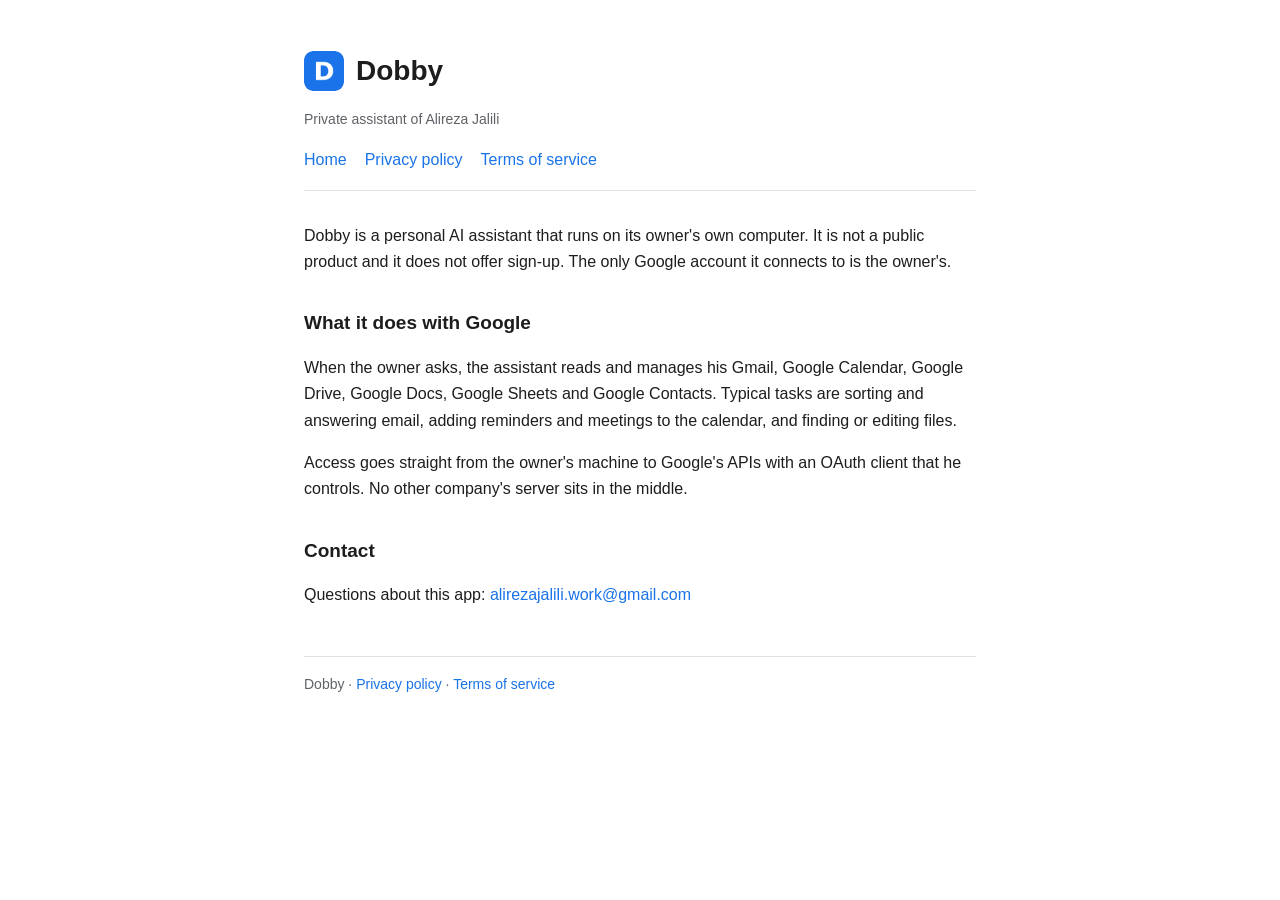
<file: index.html>
<!doctype html>
<html lang="en">
<head>
<meta charset="utf-8">
<meta name="viewport" content="width=device-width, initial-scale=1">
<title>Dobby</title>
<meta name="description" content="Dobby is a private assistant that works with its owner's Google account.">
<link rel="icon" href="logo.png">
<link rel="stylesheet" href="style.css">
</head>
<body>
<main>
<header><img src="logo.png" alt=""><h1>Dobby</h1></header>
<p class="muted">Private assistant of Alireza Jalili</p>
<nav><a href="./">Home</a><a href="privacy.html">Privacy policy</a><a href="terms.html">Terms of service</a></nav>

<p>Dobby is a personal AI assistant that runs on its owner's own computer. It is not a public product and it does not offer sign-up. The only Google account it connects to is the owner's.</p>

<h2>What it does with Google</h2>
<p>When the owner asks, the assistant reads and manages his Gmail, Google Calendar, Google Drive, Google Docs, Google Sheets and Google Contacts. Typical tasks are sorting and answering email, adding reminders and meetings to the calendar, and finding or editing files.</p>
<p>Access goes straight from the owner's machine to Google's APIs with an OAuth client that he controls. No other company's server sits in the middle.</p>

<h2>Contact</h2>
<p>Questions about this app: <a href="mailto:alirezajalili.work@gmail.com">alirezajalili.work@gmail.com</a></p>

<footer>Dobby · <a href="privacy.html">Privacy policy</a> · <a href="terms.html">Terms of service</a></footer>
</main>
</body>
</html>
</file>
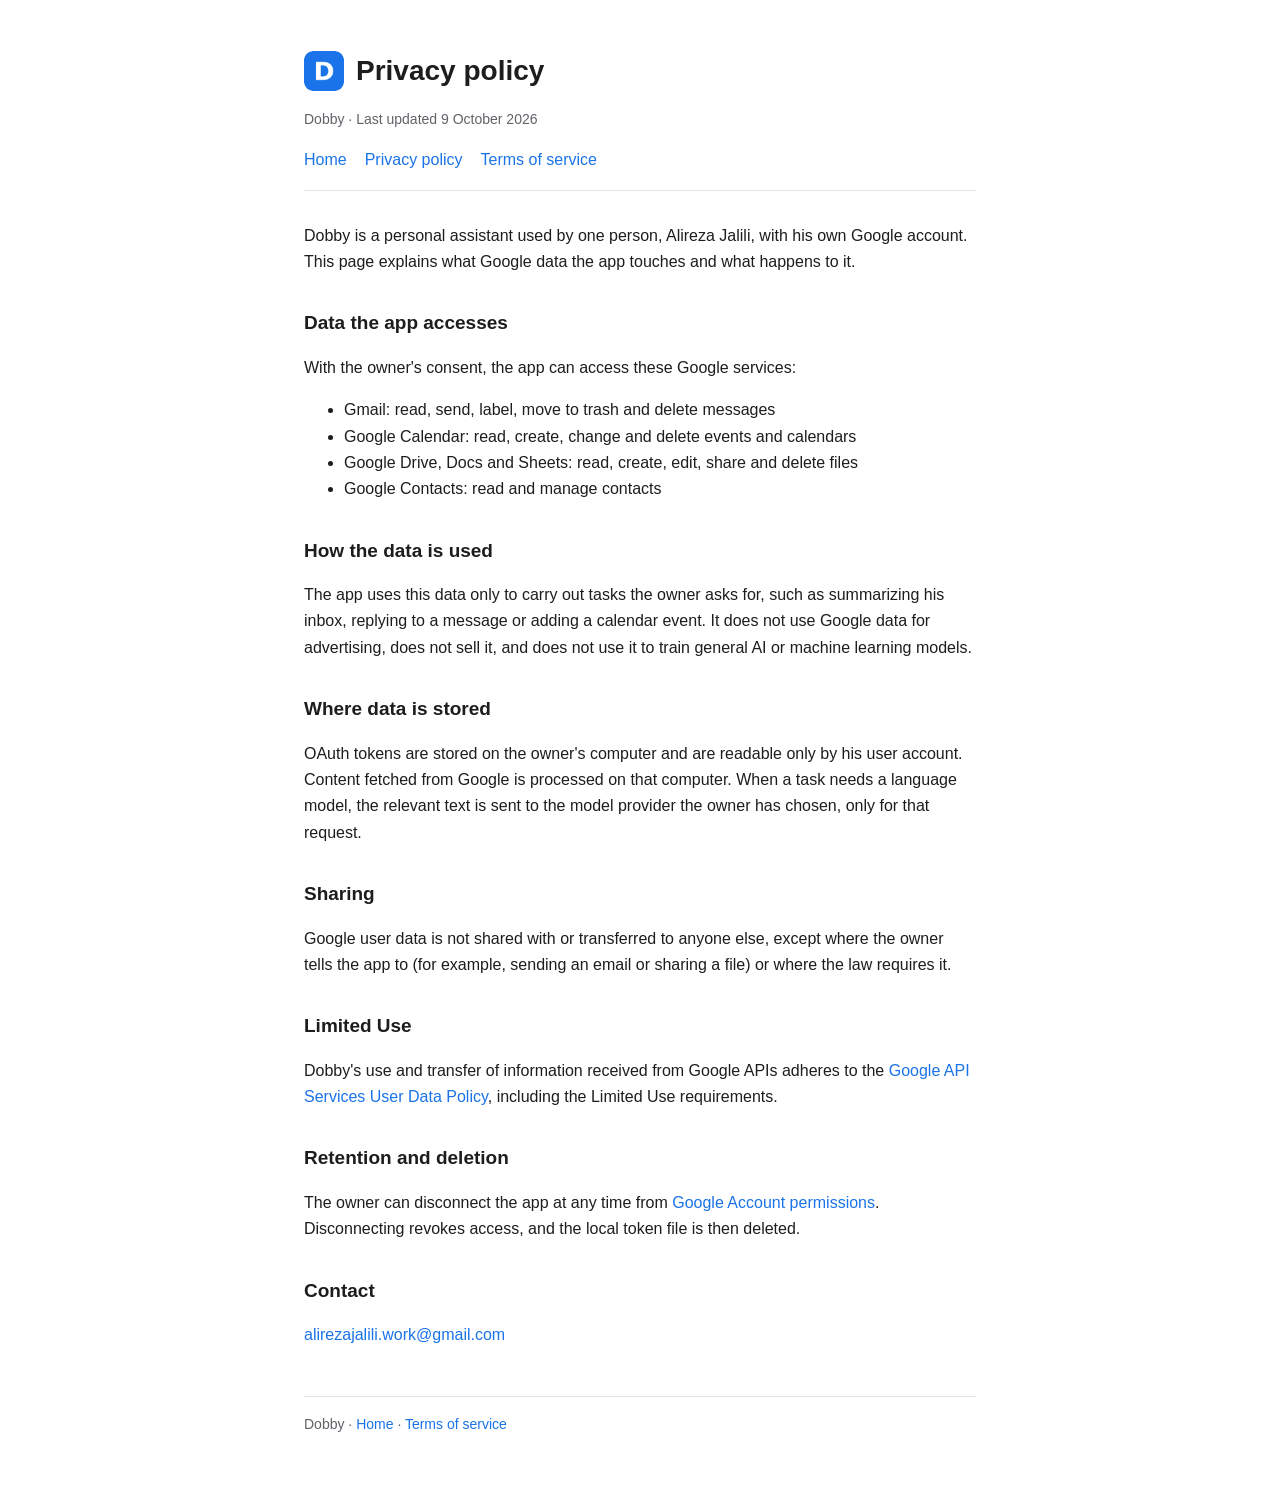
<file: privacy.html>
<!doctype html>
<html lang="en">
<head>
<meta charset="utf-8">
<meta name="viewport" content="width=device-width, initial-scale=1">
<title>Privacy policy · Dobby</title>
<link rel="icon" href="logo.png">
<link rel="stylesheet" href="style.css">
</head>
<body>
<main>
<header><img src="logo.png" alt=""><h1>Privacy policy</h1></header>
<p class="muted">Dobby · Last updated 9 October 2026</p>
<nav><a href="./">Home</a><a href="privacy.html">Privacy policy</a><a href="terms.html">Terms of service</a></nav>

<p>Dobby is a personal assistant used by one person, Alireza Jalili, with his own Google account. This page explains what Google data the app touches and what happens to it.</p>

<h2>Data the app accesses</h2>
<p>With the owner's consent, the app can access these Google services:</p>
<ul>
<li>Gmail: read, send, label, move to trash and delete messages</li>
<li>Google Calendar: read, create, change and delete events and calendars</li>
<li>Google Drive, Docs and Sheets: read, create, edit, share and delete files</li>
<li>Google Contacts: read and manage contacts</li>
</ul>

<h2>How the data is used</h2>
<p>The app uses this data only to carry out tasks the owner asks for, such as summarizing his inbox, replying to a message or adding a calendar event. It does not use Google data for advertising, does not sell it, and does not use it to train general AI or machine learning models.</p>

<h2>Where data is stored</h2>
<p>OAuth tokens are stored on the owner's computer and are readable only by his user account. Content fetched from Google is processed on that computer. When a task needs a language model, the relevant text is sent to the model provider the owner has chosen, only for that request.</p>

<h2>Sharing</h2>
<p>Google user data is not shared with or transferred to anyone else, except where the owner tells the app to (for example, sending an email or sharing a file) or where the law requires it.</p>

<h2>Limited Use</h2>
<p>Dobby's use and transfer of information received from Google APIs adheres to the <a href="https://developers.google.com/terms/api-services-user-data-policy">Google API Services User Data Policy</a>, including the Limited Use requirements.</p>

<h2>Retention and deletion</h2>
<p>The owner can disconnect the app at any time from <a href="https://myaccount.google.com/permissions">Google Account permissions</a>. Disconnecting revokes access, and the local token file is then deleted.</p>

<h2>Contact</h2>
<p><a href="mailto:alirezajalili.work@gmail.com">alirezajalili.work@gmail.com</a></p>

<footer>Dobby · <a href="./">Home</a> · <a href="terms.html">Terms of service</a></footer>
</main>
</body>
</html>
</file>
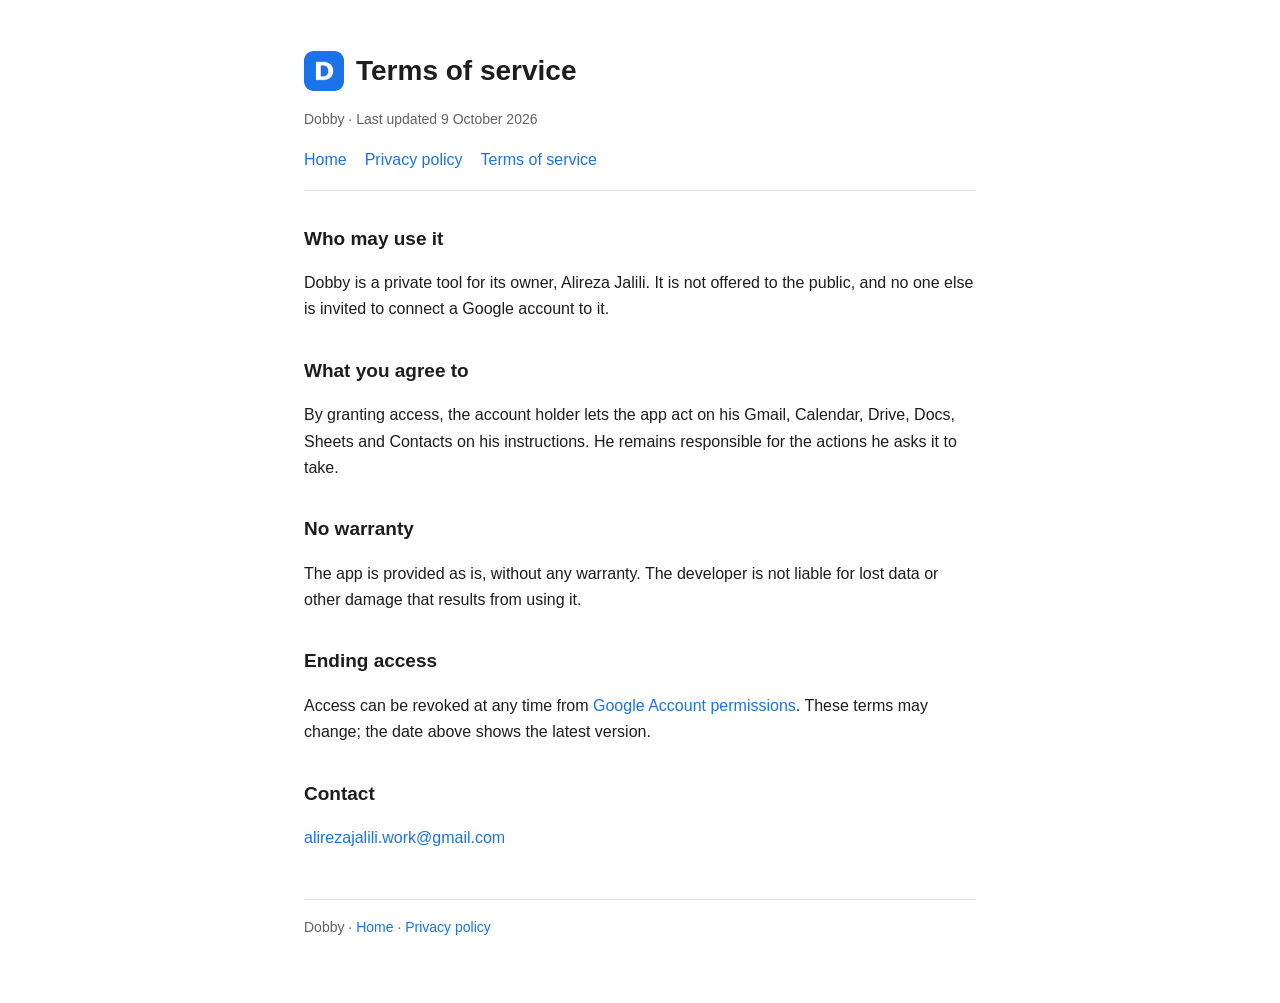
<file: terms.html>
<!doctype html>
<html lang="en">
<head>
<meta charset="utf-8">
<meta name="viewport" content="width=device-width, initial-scale=1">
<title>Terms of service · Dobby</title>
<link rel="icon" href="logo.png">
<link rel="stylesheet" href="style.css">
</head>
<body>
<main>
<header><img src="logo.png" alt=""><h1>Terms of service</h1></header>
<p class="muted">Dobby · Last updated 9 October 2026</p>
<nav><a href="./">Home</a><a href="privacy.html">Privacy policy</a><a href="terms.html">Terms of service</a></nav>

<h2>Who may use it</h2>
<p>Dobby is a private tool for its owner, Alireza Jalili. It is not offered to the public, and no one else is invited to connect a Google account to it.</p>

<h2>What you agree to</h2>
<p>By granting access, the account holder lets the app act on his Gmail, Calendar, Drive, Docs, Sheets and Contacts on his instructions. He remains responsible for the actions he asks it to take.</p>

<h2>No warranty</h2>
<p>The app is provided as is, without any warranty. The developer is not liable for lost data or other damage that results from using it.</p>

<h2>Ending access</h2>
<p>Access can be revoked at any time from <a href="https://myaccount.google.com/permissions">Google Account permissions</a>. These terms may change; the date above shows the latest version.</p>

<h2>Contact</h2>
<p><a href="mailto:alirezajalili.work@gmail.com">alirezajalili.work@gmail.com</a></p>

<footer>Dobby · <a href="./">Home</a> · <a href="privacy.html">Privacy policy</a></footer>
</main>
</body>
</html>
</file>
<file: style.css>
:root { color-scheme: light dark; --fg: #1d1d1f; --muted: #5f6368; --bg: #fff; --line: #e3e3e3; --accent: #1a73e8; }
@media (prefers-color-scheme: dark) { :root { --fg: #e8eaed; --muted: #9aa0a6; --bg: #121212; --line: #2c2c2c; --accent: #8ab4f8; } }
* { box-sizing: border-box; }
body { margin: 0; background: var(--bg); color: var(--fg); font: 16px/1.65 -apple-system, "Segoe UI", Roboto, Helvetica, Arial, sans-serif; }
main { max-width: 720px; margin: 0 auto; padding: 48px 24px 64px; }
header { display: flex; align-items: center; gap: 12px; margin-bottom: 8px; }
header img { width: 40px; height: 40px; border-radius: 9px; }
h1 { font-size: 28px; margin: 0; }
h2 { font-size: 19px; margin: 32px 0 8px; }
p, li { color: var(--fg); }
.muted { color: var(--muted); font-size: 14px; }
nav { margin: 16px 0 32px; padding-bottom: 16px; border-bottom: 1px solid var(--line); }
nav a { margin-right: 18px; }
a { color: var(--accent); text-decoration: none; }
a:hover { text-decoration: underline; }
footer { margin-top: 48px; padding-top: 16px; border-top: 1px solid var(--line); color: var(--muted); font-size: 14px; }
</file>
